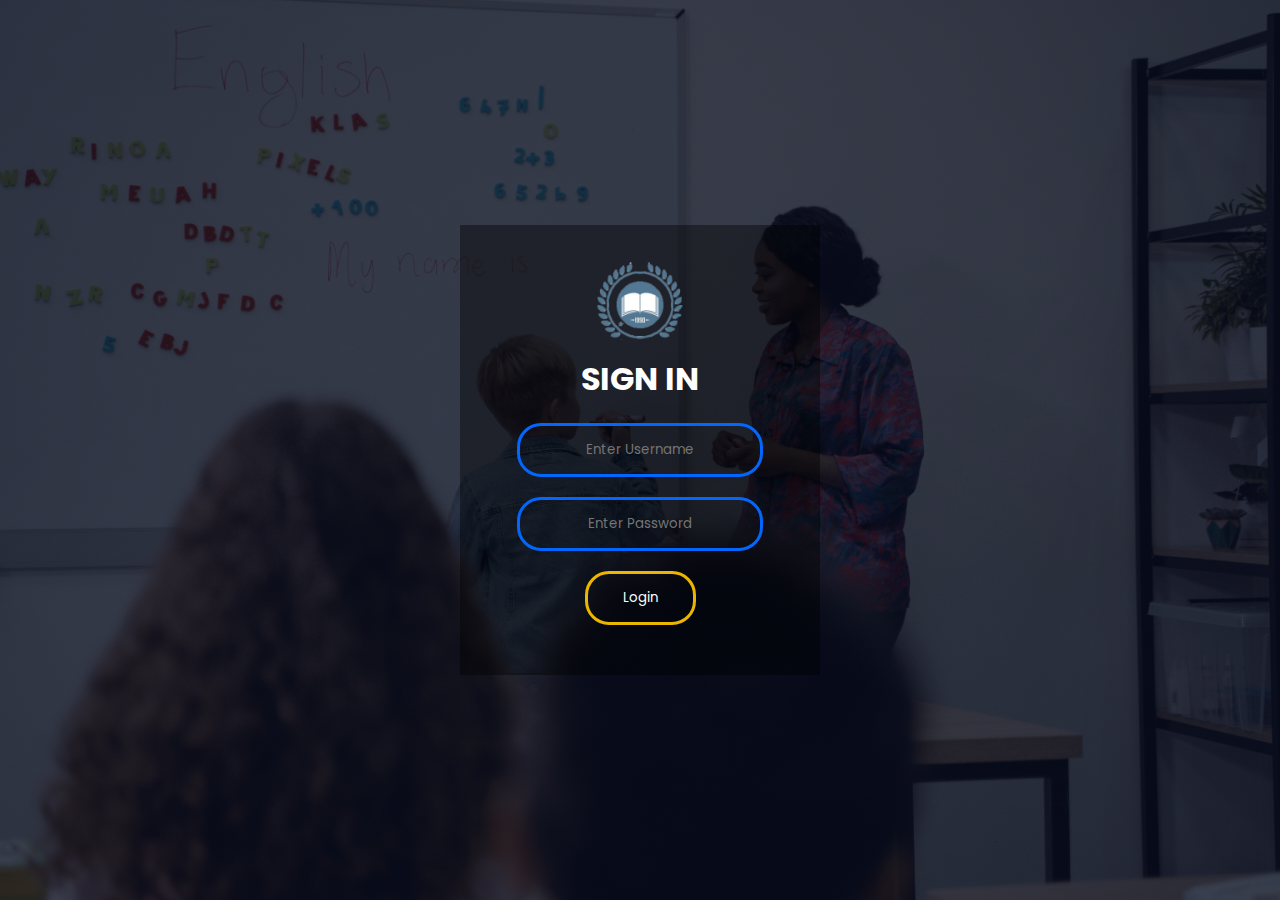
<file: index.html>
<!DOCTYPE html>
<html lang="en">
<head>
    <meta charset="UTF-8">
    <meta http-equiv="X-UA-Compatible" content="IE=edge">
    <meta name="viewport" content="width=device-width, initial-scale=1.0">
    <title>Login | University Management System</title>
    <link rel="icon" href="images/logo.ico">
    <link rel="stylesheet" href="index.css">
    <link rel="preconnect" href="https://fonts.googleapis.com">
    <link rel="preconnect" href="https://fonts.gstatic.com" crossorigin>
    <link href="https://fonts.googleapis.com/css2?family=Poppins&display=swap" rel="stylesheet">
    <script src="index.js"></script>
</head>
<body>
        <form class="box" action="index.html" method="post">
            <a href="index.html"><img src="images/logo transparent.png" alt=""></a>
            <h1 >Sign In</h1>
            <input type="text" name="" placeholder="Enter Username" id="username">
            <input type="password" name="" placeholder="Enter Password" id="password">
            <input type="submit" name="" value="Login" onclick="validate()">
        </form>
</body>
</html>
</file>
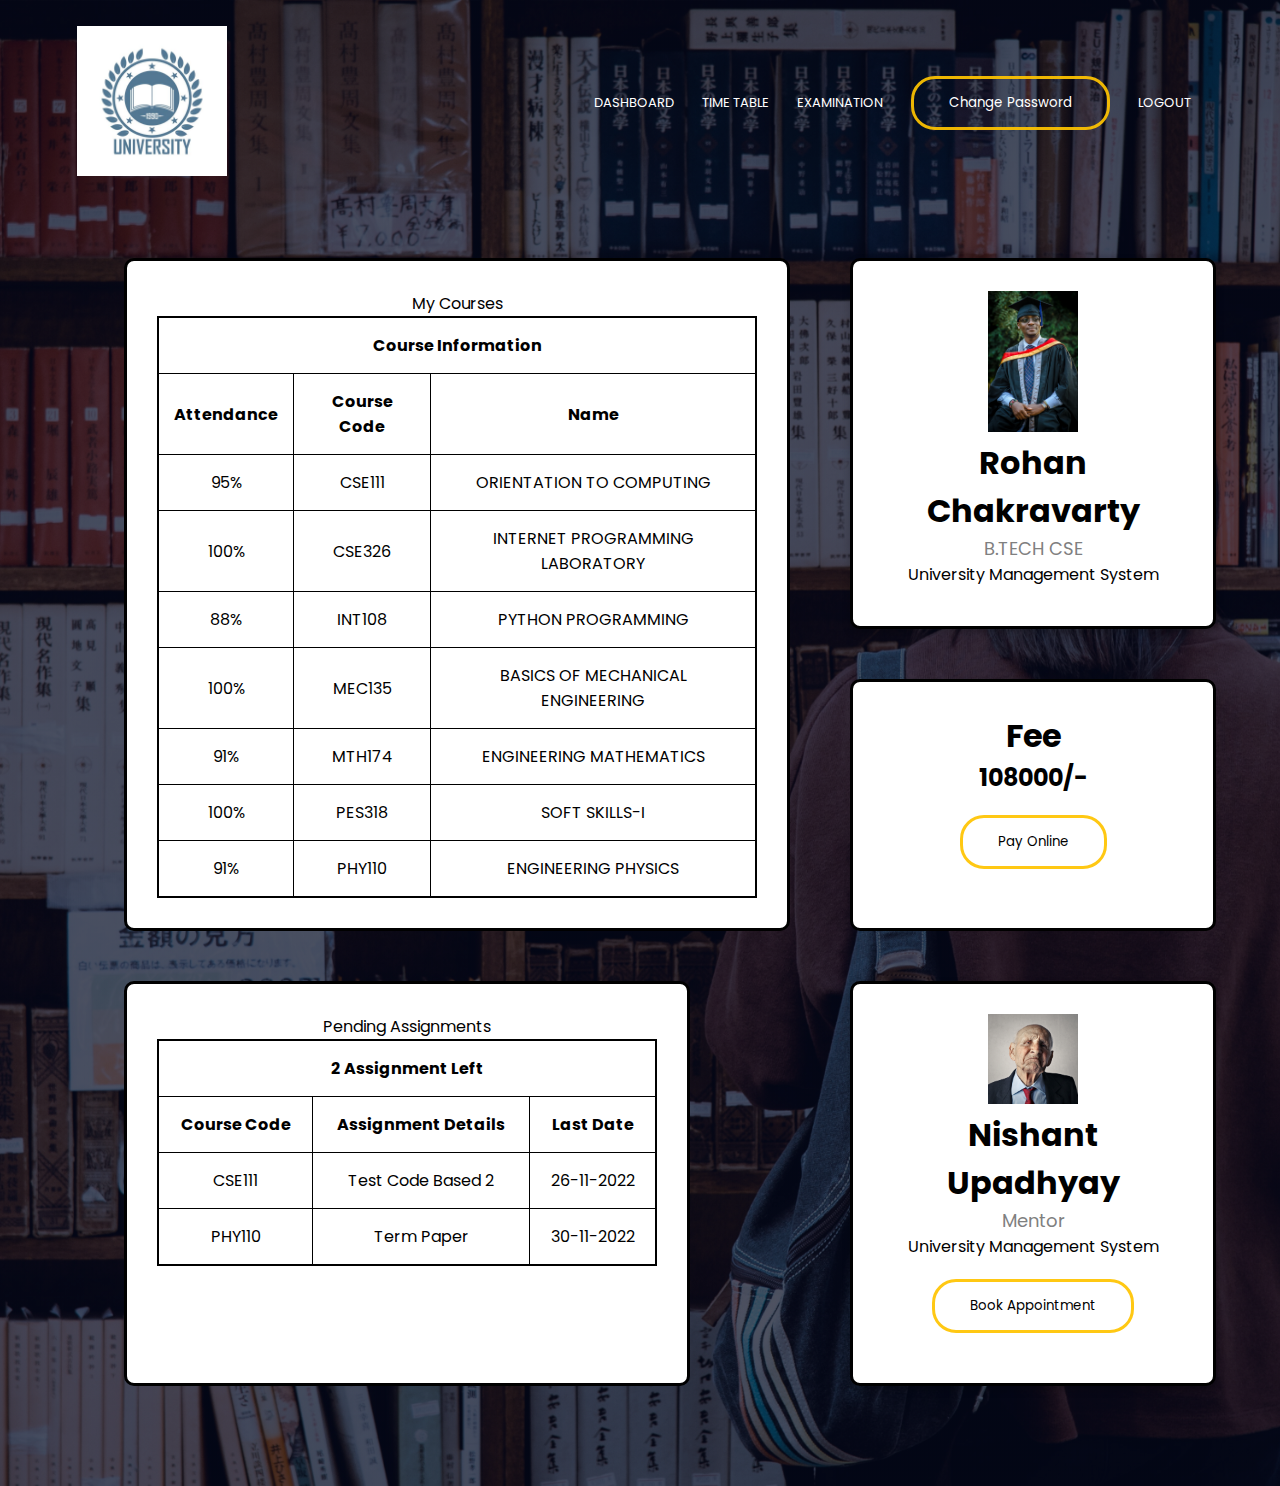
<file: dashboard.html>
<!DOCTYPE html>
<html lang="en">
<head>
    <meta charset="UTF-8">
    <meta http-equiv="X-UA-Compatible" content="IE=edge">
    <meta name="viewport" content="width=device-width, initial-scale=1.0">
    <title>Dashboard | University Management System</title>
    <link rel="icon" href="images/logo.ico">
    <link rel="stylesheet" href="style.css">
    <link rel="preconnect" href="https://fonts.googleapis.com">
<link rel="preconnect" href="https://fonts.gstatic.com" crossorigin>
<link href="https://fonts.googleapis.com/css2?family=Poppins:ital,wght@0,100;0,200;0,300;0,400;0,500;0,600;0,700;0,800;0,900;1,100;1,200;1,300;1,400;1,500;1,600;1,700;1,800;1,900&display=swap" rel="stylesheet">
<script>
    function fee()
    {
        alert("Fees Paid!")
    }
    function ba()
    {
        alert("Appointment Booked!")
    }
    function cp()
    {
        alert("Password Changed!")
    }
</script>
</head>
<body>
    <section class="header">
        <nav>
            <a href="dashboard.html"><img src="images/logo.jpg" alt=""></a>
            <div class="nav-links">
                <ul>
                    <li><a href="dashboard.html">DASHBOARD</a></li>
                    <li><a href="timetable.html">TIME TABLE</a></li>
                    <li><a href="examination.html">EXAMINATION</a></li>
                    <li><form>
                        <input type="button" value="Change Password" onclick="cp()" id="b1">
                    </form></li>
                    <li><a href="index.html">LOGOUT</a></li>
                </ul>
            </div>
        </nav>
        <div class="container">
        <div class="mycourses">
            <table>
                <caption>My Courses</caption>
                <thead>
                <tr>
                    <th colspan="4">Course Information</th>
                </tr>
                <tr>
                    <th>Attendance</th>
                    <th>Course Code</th>
                    <th>Name</th>
                </tr>
                </thead>
                <tbody>
                <tr>
                    <td>95%</td>
                    <td>CSE111</td>
                    <td>ORIENTATION TO COMPUTING</td>
                </tr>
                <tr>
                    <td>100%</td>
                    <td>CSE326</td>
                    <td>INTERNET PROGRAMMING LABORATORY</td>
                </tr>
                <tr>
                    <td>88%</td>
                    <td>INT108</td>
                    <td>PYTHON PROGRAMMING</td>
                </tr>
                <tr>
                    <td>100%</td>
                    <td>MEC135</td>
                    <td>BASICS OF MECHANICAL ENGINEERING</td>
                </tr>
                <tr>
                    <td>91%</td>
                    <td>MTH174</td>
                    <td>ENGINEERING MATHEMATICS</td>
                </tr>
                <tr>
                    <td>100%</td>
                    <td>PES318</td>
                    <td>SOFT SKILLS-I</td>
                </tr>
                <tr>
                    <td>91%</td>
                    <td>PHY110</td>
                    <td>ENGINEERING PHYSICS</td>
                </tr>
                </tbody>
            </table>
        </div>
        <div class="fee">
            <h1>Fee</h1>
            <h2>108000/-</h2>
            <form>
                <input type="button" value="Pay Online" onclick="fee()">
            </form>
        </div>
        <div class="PA">
            <table>
                <caption>Pending Assignments</caption>
                <thead>
                <tr>
                    <th colspan="4">2 Assignment Left</th>
                </tr>
                <tr>
                    <th>Course Code</th>
                    <th>Assignment Details</th>
                    <th>Last Date</th>
                </tr>
                </thead>
                <tbody>
                <tr>
                    <td>CSE111</td>
                    <td>Test Code Based 2</td>
                    <td>26-11-2022</td>
                </tr>
                <tr>
                    <td>PHY110</td>
                    <td>Term Paper</td>
                    <td>30-11-2022</td>
                </tr>
                </tbody>
            </table>
        </div>
        <div class="card">
            <img src="images/me.jpg" alt="Rohan" style="width:30%">
            <h1>Rohan Chakravarty</h1>
            <p class="title">B.TECH CSE</p>
            <p>University Management System</p>
          </div>
          <div class="MM">
            <img src="images/mentor.jpg" alt="Mentor" style="width:30%">
            <h1>Nishant Upadhyay</h1>
            <p class="title">Mentor</p>
            <p>University Management System</p>
            <form>
                <input type="button" value="Book Appointment" onclick="ba()">
            </form>
          </div>
        </div>
    </section>
</body>
</html>
</file>
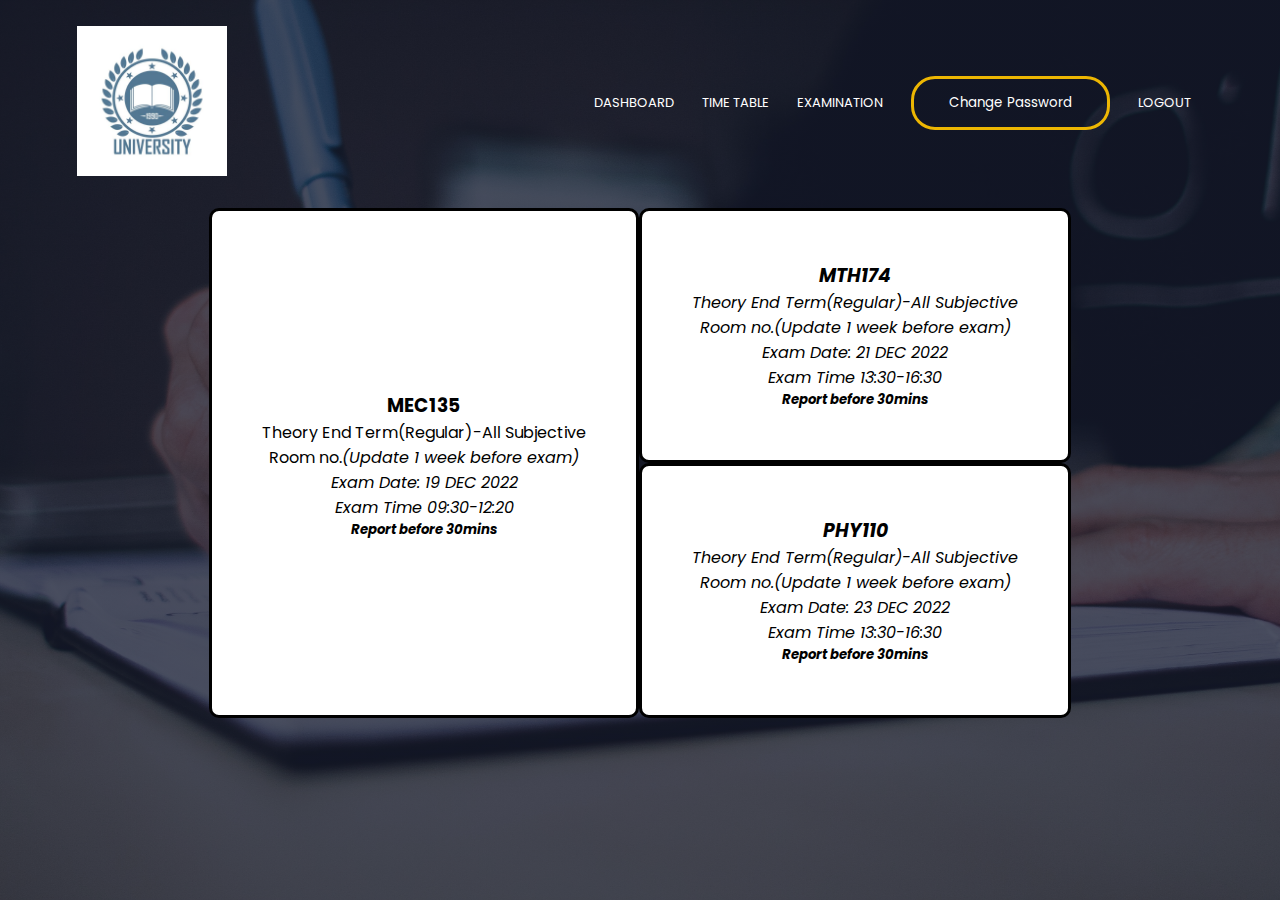
<file: examination.html>
<!DOCTYPE html>
<html lang="en">
<head>
    <meta charset="UTF-8">
    <meta http-equiv="X-UA-Compatible" content="IE=edge">
    <meta name="viewport" content="width=device-width, initial-scale=1.0">
    <title>Examination | University Management System</title>
    <link rel="icon" href="images/logo.ico">
    <link rel="stylesheet" href="e.css">
    <link rel="preconnect" href="https://fonts.googleapis.com">
    <link rel="preconnect" href="https://fonts.gstatic.com" crossorigin>
    <link href="https://fonts.googleapis.com/css2?family=Poppins&display=swap" rel="stylesheet">
    <script>
        function cp()
    {
        alert("Password Changed!")
    } 
    </script>
</head>
<body>
    <section class="header">
        <nav>
            <a href="dashboard.html"><img src="images/logo.jpg" alt=""></a>
            <div class="nav-links">
                <ul>
                    <li><a href="dashboard.html">DASHBOARD</a></li>
                    <li><a href="timetable.html">TIME TABLE</a></li>
                    <li><a href="examination.html">EXAMINATION</a></li>
                    <li><form>
                        <input type="button" value="Change Password" onclick="cp()">
                    </form></li>
                    <li><a href="index.html">LOGOUT</a></li>
                </ul>
            </div>
        </nav>
        <div class="container">
            <div class="exam1">
                <h3>MEC135</h3>
                <p>Theory End Term(Regular)-All Subjective</p>
                <p>Room no.<i>(Update 1 week before exam)</p>
                <p>Exam Date: 19 DEC 2022</p>
                <p>Exam Time 09:30-12:20</p>
                <h5>Report before 30mins</h5>
            </div>
            <div class="exam2">
                <h3>MTH174</h3>
                <p>Theory End Term(Regular)-All Subjective</p>
                <p>Room no.<i>(Update 1 week before exam)</p>
                <p>Exam Date: 21 DEC 2022</p>
                <p>Exam Time 13:30-16:30</p>
                <h5>Report before 30mins</h5>
            </div>
            <div class="exam3">
                <h3>PHY110</h3>
                <p>Theory End Term(Regular)-All Subjective</p>
                <p>Room no.<i>(Update 1 week before exam)</p>
                <p>Exam Date: 23 DEC 2022</p>
                <p>Exam Time 13:30-16:30</p>
                <h5>Report before 30mins</h5>
            </div>
        </div>
    </section>
</body>
</html>
</file>
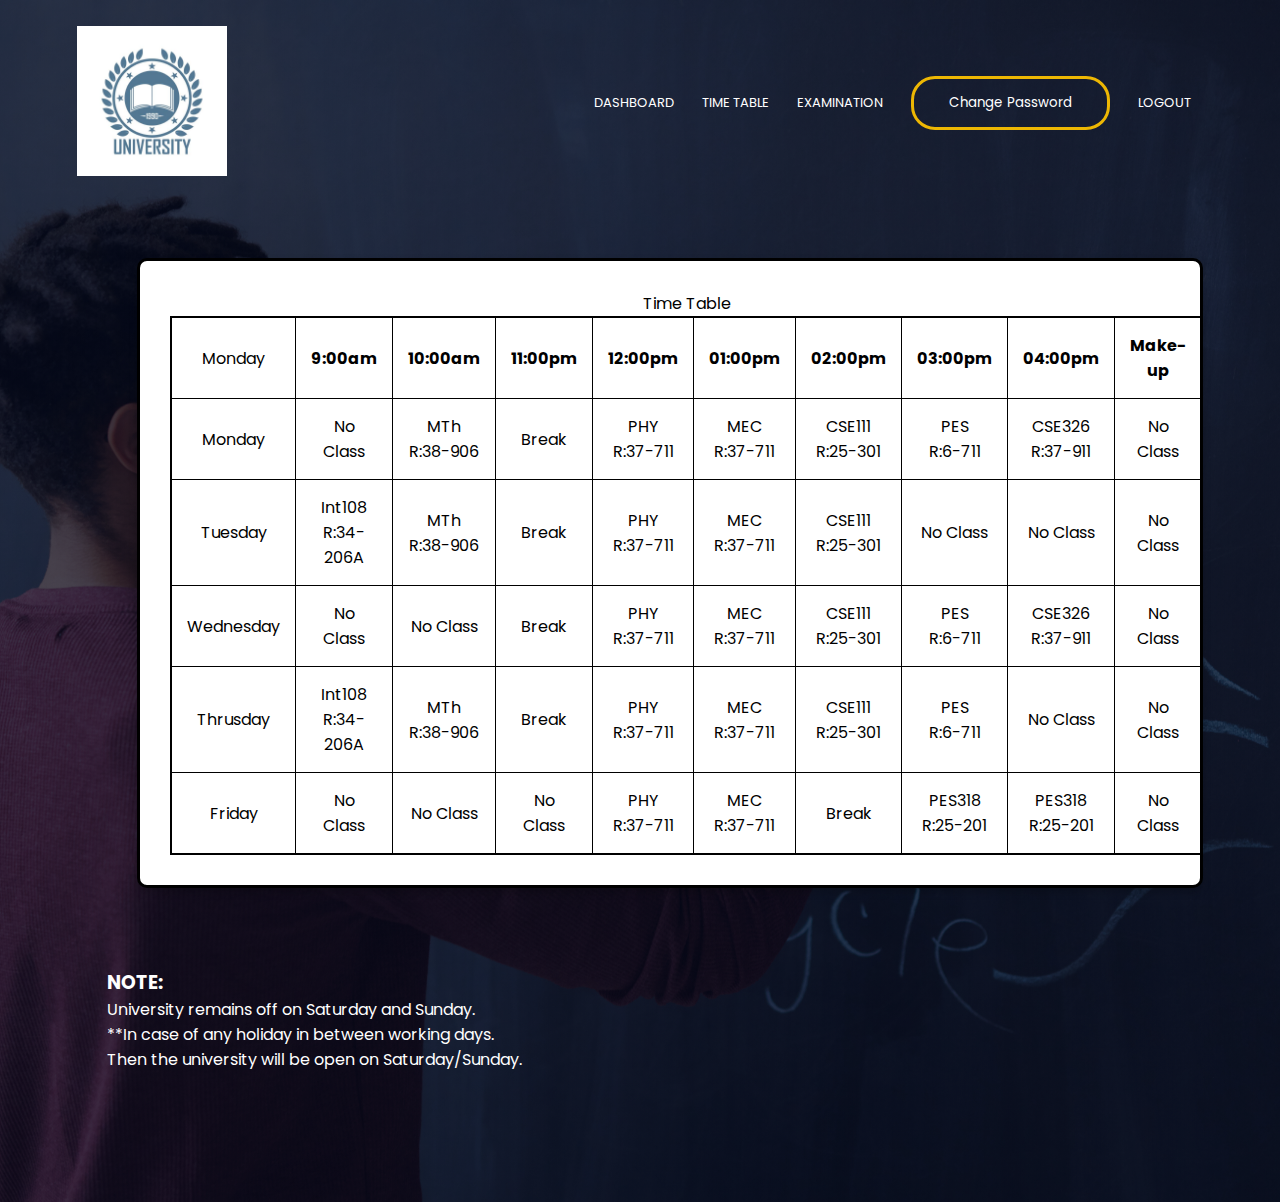
<file: timetable.html>
<!DOCTYPE html>
<html lang="en">
<head>
    <meta charset="UTF-8">
    <meta http-equiv="X-UA-Compatible" content="IE=edge">
    <meta name="viewport" content="width=device-width, initial-scale=1.0">
    <title>Time Table | University Management System</title>
    <link rel="icon" href="images/logo.ico">
    <link rel="stylesheet" href="tt.css">
    <link rel="preconnect" href="https://fonts.googleapis.com">
    <link rel="preconnect" href="https://fonts.gstatic.com" crossorigin>
    <link href="https://fonts.googleapis.com/css2?family=Poppins&display=swap" rel="stylesheet">
    <script>
        function cp()
    {
        alert("Password Changed!")
    } 
    </script>
</head>
<body>
    <section class="header">
        <nav>
            <a href="dashboard.html"><img src="images/logo.jpg" alt=""></a>
            <div class="nav-links">
                <ul>
                    <li><a href="dashboard.html">DASHBOARD</a></li>
                    <li><a href="timetable.html">TIME TABLE</a></li>
                    <li><a href="examination.html">EXAMINATION</a></li>
                    <li><form>
                        <input type="button" value="Change Password" onclick="cp()">
                    </form></li>
                    <li><a href="index.html">LOGOUT</a></li>
                </ul>
            </div>
        </nav>
        <div class="container">
            <div class="timetable">
                <table>
                    <caption>Time Table</caption>
                    <tr>
                    <td>Monday</td>
                    <th>9:00am</th> 
                    <th>10:00am</th>
                    <th>11:00pm</th>
                    <th>12:00pm</th>
                    <th>01:00pm</th>
                    <th>02:00pm</th>
                    <th>03:00pm</th>
                    <th>04:00pm</th>
                    <th>Make-up</th>
                     </tr>
                      <tr>
                       <td>Monday</td>
                        <td>No Class</td>
                        <td>MTh<br>R:38-906</td>
                        <td>Break</td>
                        <td>PHY<br>R:37-711</td>
                        <td>MEC<br>R:37-711</td>
                        <td>CSE111<br>R:25-301</td>
                        <td>PES<br>R:6-711</td>
                        <td>CSE326<br>R:37-911</td>
                        <td>No Class</td>
                        
                      </tr>
                      <tr>
                        <td>Tuesday</td>
                        <td>Int108<br>R:34-206A</td>
                        <td>MTh<br>R:38-906</td>
                        <td>Break</td>
                        <td>PHY<br>R:37-711</td>
                        <td>MEC<br>R:37-711</td>
                        <td>CSE111<br>R:25-301</td>
                        <td>No Class</td>
                        <td>No Class</td>
                        <td>No Class</td>
                      </tr>
                      <tr>
                        <td>Wednesday</td>
                        <td>No Class</td>
                        <td>No Class</td>
                        <td>Break</td>
                        <td>PHY<br>R:37-711</td>
                        <td>MEC<br>R:37-711</td>
                        <td>CSE111<br>R:25-301</td>
                        <td>PES<br>R:6-711</td>
                        <td>CSE326<br>R:37-911</td>
                        <td>No Class</td>
                      </tr>
                      <tr>
                        <td>Thrusday</td>
                        <td>Int108<br>R:34-206A</td>
                        <td>MTh<br>R:38-906</td>
                        <td>Break</td>
                        <td>PHY<br>R:37-711</td>
                        <td>MEC<br>R:37-711</td>
                        <td>CSE111<br>R:25-301</td>
                        <td>PES<br>R:6-711</td>
                        <td>No Class</td>
                        <td>No Class</td>
                      </tr>
                      <tr>
                       <td>Friday</td>
                        <td>No Class</td>
                        <td>No Class</td>
                        <td>No Class</td>
                        <td>PHY<br>R:37-711</td>
                        <td>MEC<br>R:37-711</td>
                        <td>Break</td>
                        <td>PES318<br>R:25-201</td>
                        <td>PES318<br>R:25-201</td>
                        <td>No Class</td>
                      </tr>
                      </table>
            </div>
            <div class="footer">
                <h3>NOTE:</h3> 
                 <p>University remains off on Saturday  and Sunday.</p>
                <p>**In case of any holiday in between working days.</p>
                <p>Then the university will be open on Saturday/Sunday.</p>
            </div>
        </div>
    </section>
</body>
</html>
</file>
<file: index.css>
*
{
    margin: 0;
    padding: 0;
    font-family: 'Poppins', sans-serif;
}
body
{
    min-height: 100vh;
    width: 100%;
    background-image: linear-gradient(rgba(4,9,30,0.7),rgba(4,9,30,0.7)),url(images/login.jpg);
    background-position: center;
    background-size: cover;
    position: relative;
}
.box
{
    width: 300px;
    padding: 30px;
    top: 50%;
    left: 50%;
    transform: translate(-50%,-50%);
    position: absolute;
    background: rgba(0,0,0,0.4);
    text-align: center;
}
.box img
{
    display: block;
    margin-left: auto;
    margin-right: auto; 
    width: 100px;
}
.box h1
{
    color: white;
    text-transform: uppercase;
}
.box input[type="text"],.box input[type="password"]
{
    border: 0;
    background: none;
    display: block;
    margin: 20px auto;
    text-align: center;
    border: 3px solid #0367fd;
    padding: 14px 10px;
    width: 220px;
    outline: none;
    color: white;
    border-radius: 24px;
    transition: 0.25px;
}
.box input[type="text"]:focus,.box input[type="password"]:focus
{
    width: 270px;
    border-color: #ffc400ec;
}
.box input[type="submit"]
{
    border: 0;
    background: none;
    display: block;
    margin: 20px auto;
    text-align: center;
    border: 3px solid #ffc400ec;
    padding: 14px 35px;
    outline: none;
    color: white;
    border-radius: 24px;
    transition: 0.25px;
    cursor: pointer;
}
.box input[type="submit"]:hover
{
    background: #ffc400ec;
}
</file>
<file: style.css>
*
{
    margin: 0;
    padding: 0;
    font-family: 'Poppins', sans-serif;
}
.header
{
    min-height: 100vh;
    width: 100%;
    background-image: linear-gradient(rgba(4,9,30,0.7),rgba(4,9,30,0.7)),url(images/image1.jpg);
    background-position: center;
    background-size: cover;
    position: relative;
}
nav
{
    display: flex;
    padding: 2% 6%;
    justify-content: space-between;
    align-items: center;
}
nav img
{
    width: 150px;

}
.nav-links
{
    flex: 1;
    text-align: right;
}
.nav-links ul li
{
    list-style: none;
    display: inline-block;
    padding: 8px 12px;
    position: relative;

}
.nav-links ul li a
{
    color: #fff;
    text-decoration: none;
    font-size: 13px;

}
.nav-links ul li::after
{
    content: '';
    width: 0%;
    height: 2px;
    background: #f44336;
    display: block;
    margin: auto;
    transition: 0.5s;
}
.nav-links ul li:hover::after
{
    width: 100%;
}
.container
        {
            display: grid;
            grid-template-areas: 
            "MC C"
            "MC F"
            "PA MM";
            padding-bottom: 100px;
            margin-left: auto;
            margin-right: auto;
            justify-content: center;
        }
.mycourses
{
    grid-area: MC;
    background: white;
    width: 600px;
    text-align: center;
    padding: 30px;
    border-style: solid;
    border-radius: 10px;
    margin-left: 60px;
    margin-top: 50px;
}
table,th,td{
    border: 1px;
    border-style: solid;
    border-collapse: collapse;
    text-align: center;
    padding: 15px;
}
table{
 width: 100%;
 border: 2px;
 border-style: solid;
}
.fee
{
    grid-area: F;
    background: white;
    width: 300px;
    text-align: center;
    padding: 30px;
    border-style: solid;
    border-radius: 10px;
    margin-left: 60px;
    margin-top: 50px;
}
input[type="button"]
{
    border: 0;
    background: none;
    display: block;
    margin: 20px auto;
    text-align: center;
    border: 3px solid #ffc400ec;
    padding: 14px 35px;
    outline: none;
    color: black;
    border-radius: 24px;
    transition: 0.25px;
    cursor: pointer;
}
input[type="button"]:hover
{
    background: #ffc400ec;
}
.PA
{
    grid-area: PA;
    background: white;
    width: 500px;
    text-align: center;
    padding: 30px;
    border-style: solid;
    border-radius: 10px;
    margin-left: 60px;
    margin-top: 50px;
}
.card {
    grid-area: C;
    background: white;
    box-shadow: 0 4px 8px 0 rgba(0, 0, 0, 0.2);
    max-width: 300px;
    text-align: center;
    padding: 30px;
    border-style: solid;
    border-radius: 10px;
    margin-left: 60px;
    margin-top: 50px;
  }
  
.title {
    color: grey;
    font-size: 18px;
  }
  .MM {
    grid-area: MM;
    background: white;
    box-shadow: 0 4px 8px 0 rgba(0, 0, 0, 0.2);
    max-width: 300px;
    text-align: center;
    padding: 30px;
    border-style: solid;
    border-radius: 10px;
    margin-left: 60px;
    margin-top: 50px;
  }
  #b1
  {
    color: white;
  }
</file>
<file: e.css>
*
{
    margin: 0;
    padding: 0;
    font-family: 'Poppins', sans-serif;
}
.header
{
    min-height: 100vh;
    width: 100%;
    background-image: linear-gradient(rgba(4,9,30,0.7),rgba(4,9,30,0.7)),url(images/exam.jpg);
    background-position: center;
    background-size: cover;
    position: relative;
}
nav
{
    display: flex;
    padding: 2% 6%;
    justify-content: space-between;
    align-items: center;
}
nav img
{
    width: 150px;

}
.nav-links
{
    flex: 1;
    text-align: right;
}
.nav-links ul li
{
    list-style: none;
    display: inline-block;
    padding: 8px 12px;
    position: relative;

}
.nav-links ul li a
{
    color: #fff;
    text-decoration: none;
    font-size: 13px;

}
.nav-links ul li::after
{
    content: '';
    width: 0%;
    height: 2px;
    background: #f44336;
    display: block;
    margin: auto;
    transition: 0.5s;
}
.nav-links ul li:hover::after
{
    width: 100%;
}
.container
{
    display: flex;
    justify-content: center;
}
.exam1
{
    padding: 50px;
    background-color: white;
    border-style: solid;
    border-radius: 10px;
    text-align: center;
    padding-top: 180px;
}
.exam2
{
    padding: 50px;
    background-color: white;
    border-style: solid;
    border-radius: 10px;
    text-align: center;
}
.exam3
{
    padding: 50px;
    background-color: white;
    border-style: solid;
    border-radius: 10px;
    text-align: center;
}
input[type="button"]
{
    border: 0;
    background: none;
    display: block;
    margin: 20px auto;
    text-align: center;
    border: 3px solid #ffc400ec;
    padding: 14px 35px;
    outline: none;
    color: black;
    border-radius: 24px;
    transition: 0.25px;
    cursor: pointer;
}
input[type="button"]:hover
{
    background: #ffc400ec;
}
input[type="button"]
{
    color: white;
}
</file>
<file: tt.css>
*
{
    margin: 0;
    padding: 0;
    font-family: 'Poppins', sans-serif;
}
.header
{
    min-height: 100vh;
    width: 100%;
    background-image: linear-gradient(rgba(4,9,30,0.7),rgba(4,9,30,0.7)),url(images/tt.jpg);
    background-position: center;
    background-size: cover;
    position: relative;
}
nav
{
    display: flex;
    padding: 2% 6%;
    justify-content: space-between;
    align-items: center;
}
nav img
{
    width: 150px;

}
.nav-links
{
    flex: 1;
    text-align: right;
}
.nav-links ul li
{
    list-style: none;
    display: inline-block;
    padding: 8px 12px;
    position: relative;

}
.nav-links ul li a
{
    color: #fff;
    text-decoration: none;
    font-size: 13px;

}
.nav-links ul li::after
{
    content: '';
    width: 0%;
    height: 2px;
    background: #f44336;
    display: block;
    margin: auto;
    transition: 0.5s;
}
.nav-links ul li:hover::after
{
    width: 100%;
}
.container
{
    display: grid;
    grid-template-areas: "tt"
    "f";
    margin-left: auto;
    margin-right: auto;
    justify-content: center;
    padding-bottom: 100px;
}
.timetable
{
    grid-area: tt;
    background: white;
    width: 1000px;
    text-align: center;
    padding: 30px;
    border-style: solid;
    border-radius: 10px;
    margin-left: 60px;
    margin-top: 50px;
    box-shadow: 0 4px 8px 0 rgba(0, 0, 0, 0.2);
}
table,th,td{
    border: 1px;
    border-style: solid;
    border-collapse: collapse;
    text-align: center;
    padding: 15px;
}
table{
 width: 100%;
 border: 2px;
 border-style: solid;
}
.footer
{
    grid-area: f;
    color: white;
    padding-top: 50px;
    margin: 30px;
    text-align: left;
}
input[type="button"]
{
    border: 0;
    background: none;
    display: block;
    margin: 20px auto;
    text-align: center;
    border: 3px solid #ffc400ec;
    padding: 14px 35px;
    outline: none;
    color: black;
    border-radius: 24px;
    transition: 0.25px;
    cursor: pointer;
}
input[type="button"]:hover
{
    background: #ffc400ec;
}
input[type="button"]
{
    color: white;
}
</file>
